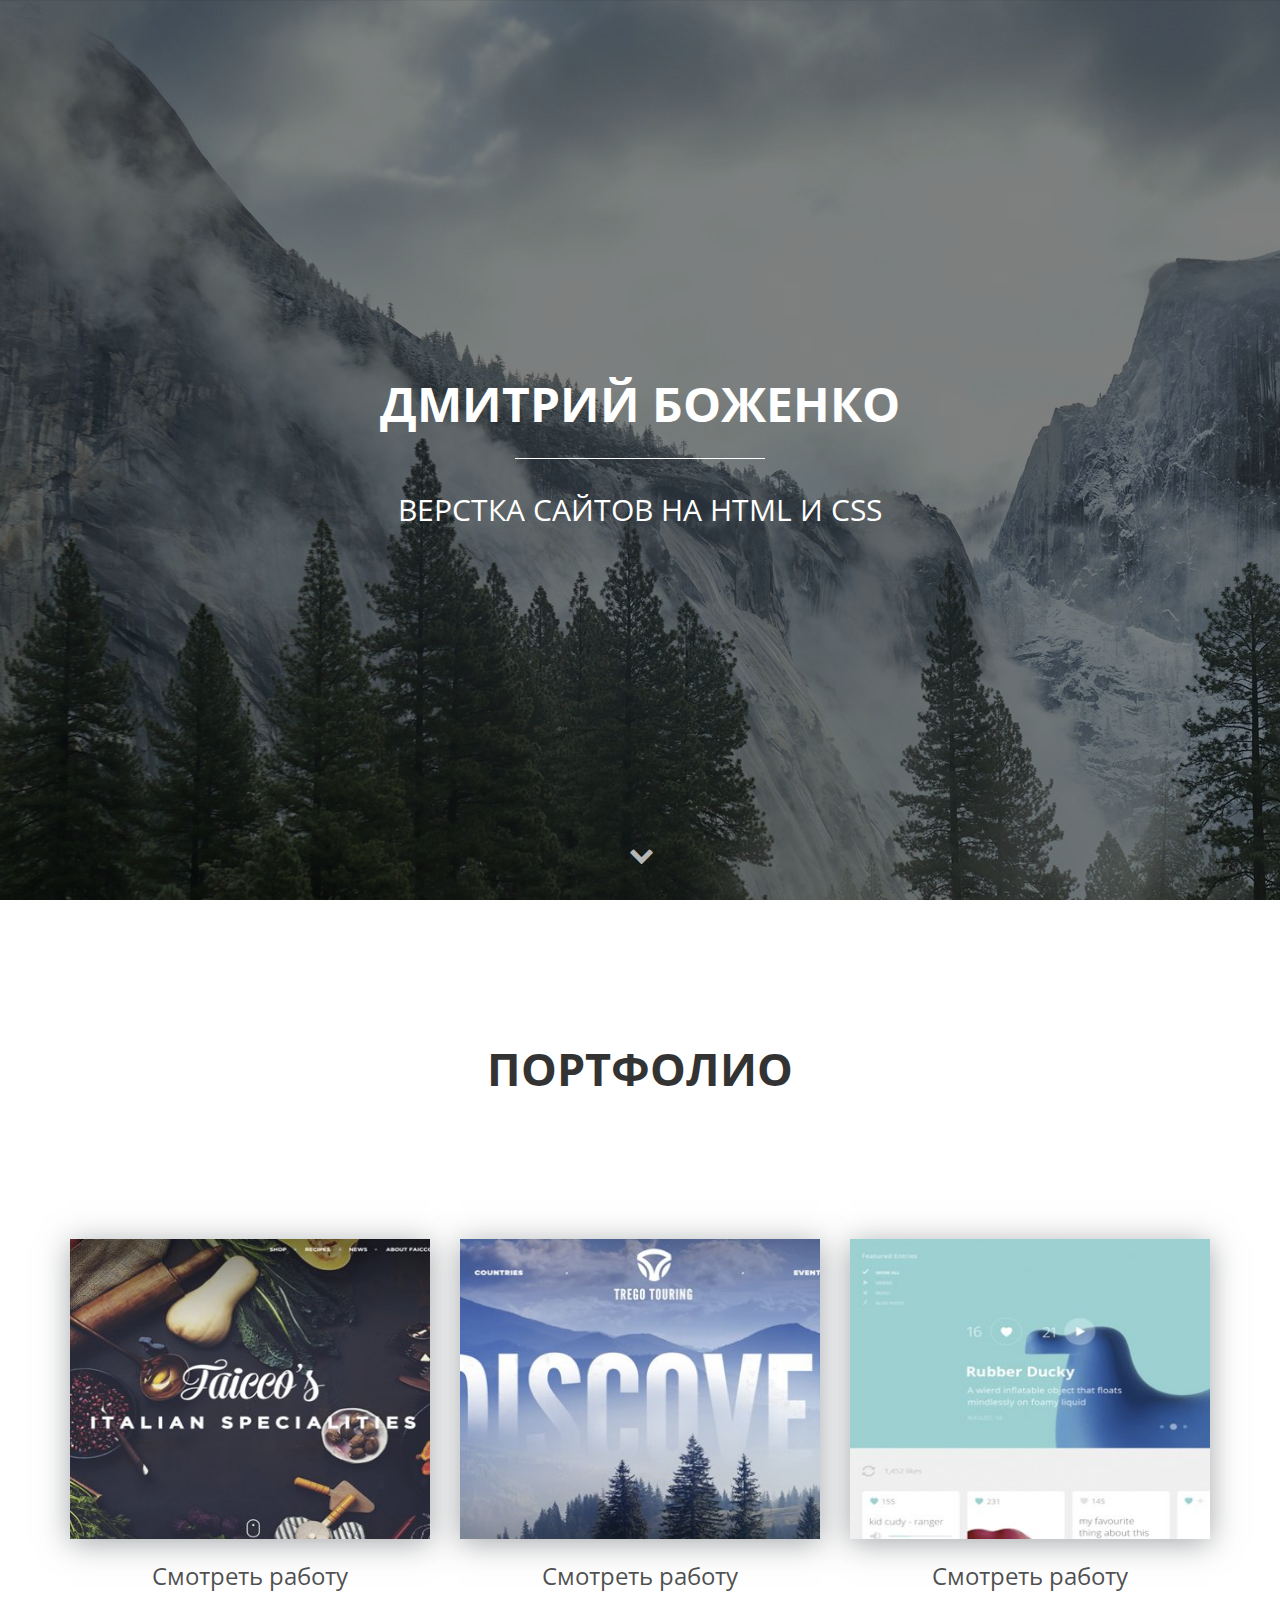
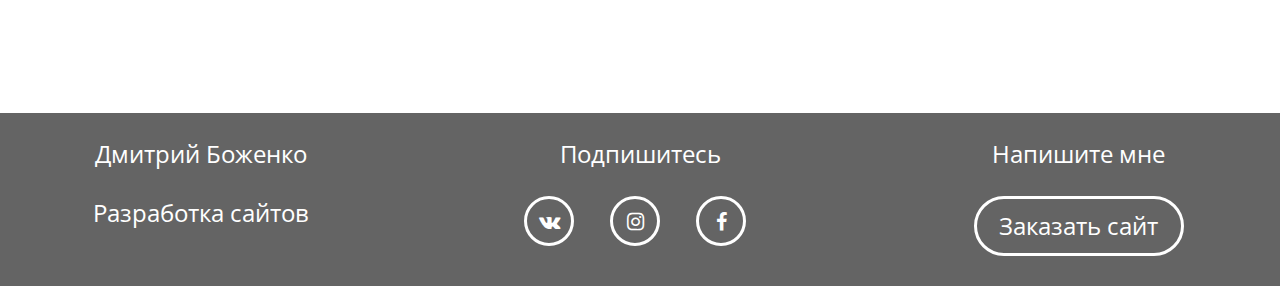
<file: index.html>
<!DOCTYPE html>
<html lang="ru">
  <head>
    <meta charset="utf-8">
    <meta http-equiv="X-UA-Compatible" content="IE=edge">
    <meta name="viewport" content="width=device-width, initial-scale=1">
    <meta property="og:url" content="">
    <meta property="og:type" content="website">
    <meta property="og:title" content="Дмитрий Боженко - верстка сайтов на HTML и CSS">
    <meta property="og:image" content="">
    <meta property="og:description" content="Закажите разработку сайта без посредников">
    <meta property="og:site_name" content="Портфолио будущего верстальщика">
    <meta property="article:author" content="Дмитрий Боженко">
    <title>Дмитрий Боженко - Портфолио</title>
     <link href="css/style.css" rel="stylesheet">
    <link href="https://fonts.googleapis.com/css?family=Open+Sans" rel="stylesheet">
    <link href="css/bootstrap.min.css" rel="stylesheet">
    <link rel="stylesheet" href="css/fontello.css">
    <link rel="stylesheet" href="css/fontello-embedded.css">
    <link rel="shortcut icon" type="image/x-icon" href="favicon.ico">
  </head>
  <body>
    <div class="main">
      <div class="main-overlay">
      </div>
      <div class="page-wrapper">
          <div class="main-header">
            <h1>Дмитрий Боженко</h1>
            <div class="main-line"></div>
            <p>Верстка сайтов на HTML и CSS</p>
          </div>
        <a href="#go_to_portfolio"><i class="icon-down-open"></i></a>
      </div>
    </div>
    <div class="portfolio" id="go_to_portfolio">
        <div class="container">
          <div class="section-header">
            <h2 >Портфолио</h2>
          </div>
          <div class="row">
            <div class="col-md-4">
              <div class="portfolio-block">
                <img src="img/partfolio/1.jpg" title="Работа №1"><a data-toggle="modal" data-work="work-1" href="#work">Смотреть работу</a></div>
            </div>
            <div class="col-md-4">
              <div class="portfolio-block">
                <img src="img/partfolio/3.jpg" title="Работа №2"><a data-toggle="modal"  data-work="work-2" href="#work">Смотреть работу</a></div>
            </div>
            <div class="col-md-4">
              <div class="portfolio-block">
                <img src="img/partfolio/2.jpg" title="Работа №3"><a data-toggle="modal" data-work="work-3" href="#work">Смотреть работу</a></div>
            </div>
          </div>
        </div>
      </div>
      <footer>
        <div class="container">
          <div class="row">
            <div class="col-md-3">
              <p id="author">Дмитрий Боженко</p>
              <p id ="development">Разработка сайтов</p>
            </div>
            <div class="col-md-6">
              <div class="social-links">
                <p id="subscribe">Подпишитесь</p>
                <a href="https://vk.com/bozhenko2000"><i class="icon-vkontakte"></i></a>
                <a href=""><i class="icon-instagram"></i></a>
                <a href="https://www.facebook.com/profile.php?id=100012137378950"><i class="icon-facebook"></i></a>
              </div>
            </div>
            <div class="col-md-3">
              <p>Напишите мне</p>
              <p id="offer"><a href="https://vk.com/bozhenko2000">Заказать сайт</a>
              </p>
            </div>
          </div>
        </div>
      </footer>  
<div class="modal fade" id="work"  role="dialog">
  <div class="modal-dialog" role="document">
    <div class="modal-content">
      <div class="modal-header">
        <button type="button" class="close" data-dismiss="modal" aria-label="Close"><span aria-hidden="true">&times;</span></button>
        <h4 class="modal-title">Описание проекта</h4>
      </div>
      <div class="modal-body">
      </div>
      </div> 
  </div>
</div>    
    <script src="https://ajax.googleapis.com/ajax/libs/jquery/1.12.4/jquery.min.js"></script>
    <script src="js/bootstrap.min.js"></script>
        <script>
      $(function() {
        var link = $('a[data-toggle="modal"]');
        link.on('click', function(event) {
          var work = $(this).attr('data-work');
          var modal = $('.modal');
          modal.find('.modal-body').load(work+'.html');
        });
      });
    </script>
    <script>
      $('documnet').ready(function() {
        $('.slowly-down').on('click', function(event) {
          event.preventDefault();
          var id = $(this).attr('href');
          top = $(id).offset().top();
          $('body, html').animate({scrollTop : top}, 1500);
        }); 
      });
    </script>
  </body>
</html>
</file>
<file: css/style.css>
* {
	box-sizing: border-box;
	font-family: 'Open Sans', sans-serif;
}
html {
	font-size: 10px;
}

.main {	
	display: table;
	width: 100%;
	height: 100%;
	background-image: url(../img/main-bg.jpg);
}
.page-wrapper{
	position: relative;
	height: 100vh;
	width: 100%;
	display: table-cell;
	vertical-align: middle;
}
.main-header{
	position: relative;
	z-index: 4;
	text-align: center;
	text-transform: uppercase;
	color: #fff;
}
.main-header h1 {
	font-size: 4.8rem;
	margin-bottom: 2rem;
}
.main-header p{
	font-size: 3rem;
}
.main-line {
	width: 250px;
	height: 1px;
	margin: 0 auto;
	background-color: #fff;
}
.main-overlay {
	z-index: 1;
	position: absolute;
	width: 100%;
	height: 100%;
	background-color: rgba(0, 0, 0, 0.5);
}

i.icon-down-open {
	z-index: 5;
	display: inline-block;
	line-height: 40px;
	width: 50px;
	height: 50px;
	position: absolute;
	bottom: 2rem;
	font-size: 2.5rem;
	cursor: pointer;
	transition: 0.3s all;
	color: rgba(255, 255, 255, 0.7);
	right: 48%;
	padding-left: 5px;
	border:3px solid transparent;
	border-radius: 50%;	
}

i.icon-down-open:hover {	
	border-color: #fff;
	color: rgba(255, 255, 255, 1);
}
.portfolio {
	text-align: center;
}
.portfolio .row{
	margin-bottom: 10rem;
}
.portfolio .section-header {
	text-align: center;
	text-transform: uppercase;
	padding: 10rem 0;
	font-size: 3rem;
	font-weight: 900;
}
.portfolio img {
	width: 100%;
	height: 100%;
	max-height: 300px;
	max-width: 360px;
	margin-bottom: 2rem;
	box-shadow: 0px 4px 29px 0px rgba(87, 92, 97, 0.55);
}
.portfolio a:focus {
	outline: none;
	text-decoration: none
}
.portfolio a {	
	display: block;
	text-decoration: none;
	transition: 0.2s all;
	color: rgba(0, 0, 0, 0.7);
	font-size: 2.4rem;
	cursor: pointer;
	margin-bottom: 2rem;
}
.portfolio a:hover {
	color: rgba(0, 0, 0, 1);
	border-color: #000;
}
footer {
	text-align: center;
	background-color: #646464;
	color: #fff;
	font-size: 2.4rem;
	padding-bottom: 3rem;
}
.social-links  i{
	display: inline-block;
	width: 5rem;
	height: 5rem;
	line-height: 4.5rem;
	color: #fff;
	font-size: 2rem;
	margin-left: 1rem;
	margin-right: 2rem;
	border: 3px solid #fff;
	border-radius: 50%;
	transition: 0.2s all;
}
.social-links  i::nth-child(1){
	padding-left: 0.5rem;
}
.social-links  i:hover {
color: #646464;
background-color: #fff;
}
#offer {
	margin: 0 auto;
	cursor: pointer;
	display: block;
	width: 80%;
	border:3px solid #fff;
	border-radius: 100px;
	transition: 0.2s all;
	padding: 10px;
}
#offer a{
	text-decoration: none;
	color: #fff;
}
#offer:hover a{
	color: #646464;	
}
#offer:hover{
	background-color: #fff;	
}
.modal img{
	width: 100%;
}
.close {
	background-color: transparent;
	border: none;
	position: absolute;
	right: 2rem;
	top: 1rem;
	font-size: 3rem;
}
.modal-title {
	font-weight: 800;
	font-size: 2rem;
}
.modal-btn{
	text-align: center;
	color:#fff;
	background-color: #333;
	padding: 1rem;
	text-decoration: none;
	display: block;
	width: 60%;
	border: 3px solid #333;
	border-radius: 100px;
	text-transform: none;
	transition: 0.2s all;
}
.modal-btn:hover a{
	text-decoration: none;
	color: #646464;	
}
.modal-btn:hover {
	background-color: #fff;
}
@media (min-width: 0px) and (max-width: 768px) {
	html{
		font-size: 5px;
	}
	footer p{
		margin:4rem 0;
	}
	#offer {
		width: 200px;
	}
	.social-links {
		font-size: 1.5rem;
	}
	.modal {
		text-align: center;
	}
	.modal-title {
		text-align: center;
	}
	.modal-btn {
		width: 200px;
		margin: 2rem auto;
	}
}
</file>
<file: css/fontello.css>
@font-face{font-family:'fontello';src:url('../font/fontello.eot?5350022');src:url('../font/fontello.eot?5350022#iefix') format('embedded-opentype'),
url('../font/fontello.woff2?5350022') format('woff2'),
url('../font/fontello.woff?5350022') format('woff'),
url('../font/fontello.ttf?5350022') format('truetype'),
url('../font/fontello.svg?5350022#fontello') format('svg');font-weight:normal;font-style:normal;}
[class^="icon-"]:before, [class*=" icon-"]:before{font-family:"fontello";font-style:normal;font-weight:normal;speak:none;display:inline-block;text-decoration:inherit;width:1em;margin-right:.2em;text-align:center;font-variant:normal;text-transform:none;line-height:1em;margin-left:.2em;-webkit-font-smoothing:antialiased;-moz-osx-font-smoothing:grayscale;}
.icon-down-open:before{content:'\e800';}
.icon-facebook:before{content:'\f09a';}
.icon-instagram:before{content:'\f16d';}
.icon-vkontakte:before{content:'\f189';}
</file>
<file: css/fontello-embedded.css>
@font-face {
  font-family: 'fontello';
  src: url('../font/fontello.eot?15933714');
  src: url('../font/fontello.eot?15933714#iefix') format('embedded-opentype'),
       url('../font/fontello.svg?15933714#fontello') format('svg');
  font-weight: normal;
  font-style: normal;
}
@font-face {
  font-family: 'fontello';
  src: url('[data-uri]') format('woff'),
       url('[data-uri]') format('truetype');
}
/* Chrome hack: SVG is rendered more smooth in Windozze. 100% magic, uncomment if you need it. */
/* Note, that will break hinting! In other OS-es font will be not as sharp as it could be */
/*
@media screen and (-webkit-min-device-pixel-ratio:0) {
  @font-face {
    font-family: 'fontello';
    src: url('../font/fontello.svg?15933714#fontello') format('svg');
  }
}
*/
 
 [class^="icon-"]:before, [class*=" icon-"]:before {
  font-family: "fontello";
  font-style: normal;
  font-weight: normal;
  speak: none;
 
  display: inline-block;
  text-decoration: inherit;
  width: 1em;
  margin-right: .2em;
  text-align: center;
  /* opacity: .8; */
 
  /* For safety - reset parent styles, that can break glyph codes*/
  font-variant: normal;
  text-transform: none;
     
  /* fix buttons height, for twitter bootstrap */
  line-height: 1em;
 
  /* Animation center compensation - margins should be symmetric */
  /* remove if not needed */
  margin-left: .2em;
 
  /* you can be more comfortable with increased icons size */
  /* font-size: 120%; */
 
  /* Uncomment for 3D effect */
  /* text-shadow: 1px 1px 1px rgba(127, 127, 127, 0.3); */
}
.icon-down-open:before { content: '\e800'; } /* '' */
.icon-facebook:before { content: '\f09a'; } /* '' */
.icon-instagram:before { content: '\f16d'; } /* '' */
.icon-vkontakte:before { content: '\f189'; } /* '' */
</file>
